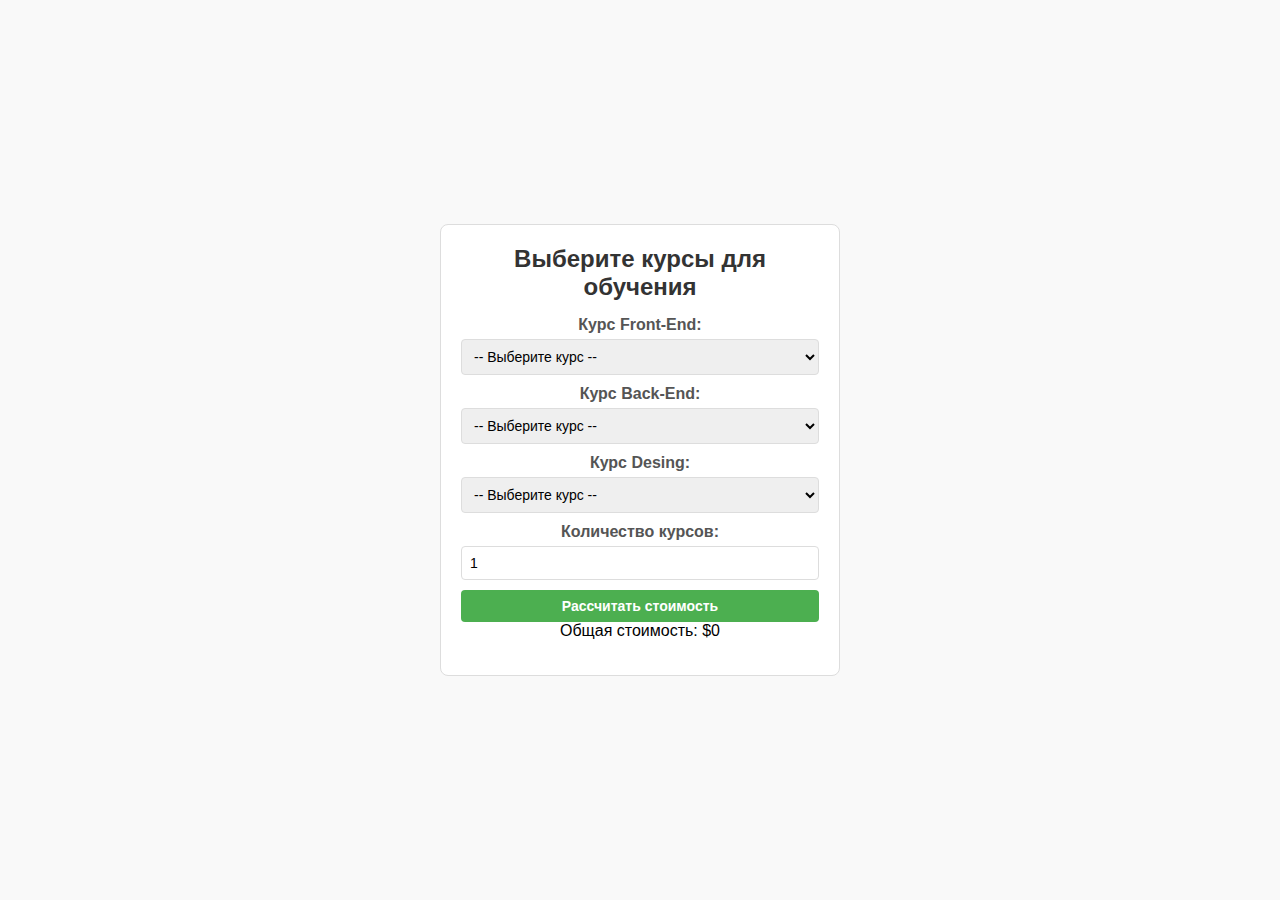
<file: HW inputs/index.html>
<!DOCTYPE html>
<html lang="en">
<head>
    <meta charset="UTF-8">
    <meta name="viewport" content="width=device-width, initial-scale=1.0">
    <title>HW 30.10.24</title>
    <link rel="stylesheet" href="./css/style.css">
</head>
<body>
   
    <div class="container">
        <h2>Выберите курсы для обучения</h2>

        <form class="courseForm">
            <label>Курс Front-End:</label>
            <select name="" class="course">
                <option value="0">-- Выберите курс --</option>
                <option value="1000">HTML - $1000</option>
                <option value="2500">JavaScript - $2500</option>
                <option value="3600">AI - $3600</option>
            </select>

            <label>Курс Back-End:</label>
            <select name="" class="course">
                <option value="0">-- Выберите курс --</option>
                <option value="2200">Python - $2200</option>
                <option value="2600">PHP - $2600</option>
                <option value="3100">Java - $3100</option>
            </select>

            <label>Курс Desing:</label>
            <select name="" class="course">
                <option value="0">-- Выберите курс --</option>
                <option value="2200">Figma - $2200</option>
                <option value="1800">Photoshop - $1800</option>
                <option value="2000">Illustrator - $2000</option>
            </select>

            <label>Количество курсов:</label>
            <input type="number" class="courseCount" min="1" max="9" value="1">

            <button type="button" onclick="buy()">Рассчитать стоимость</button>
        </form>
        
        <p class="total">Общая стоимость: $0</p>
        <h3 class="result"></h3>
        
    </div>    

    <script src="./js/script.js"></script>
</body>
</html>
</file>
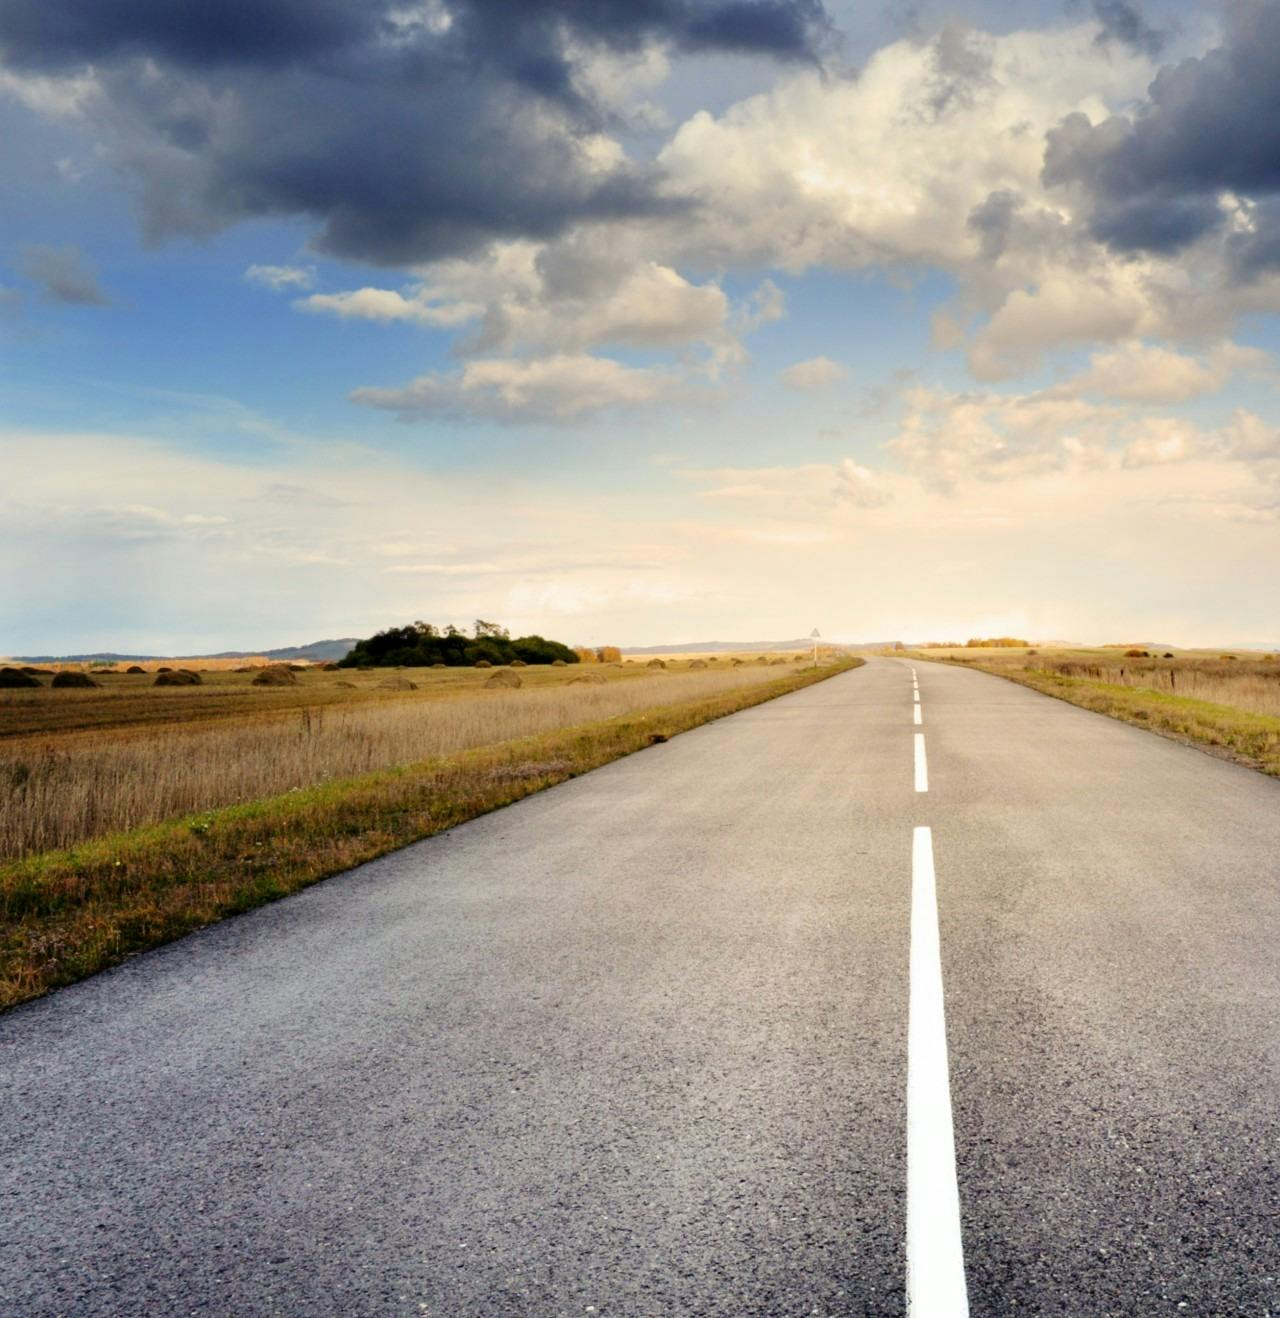
<file: Zoom/index.html>
<!DOCTYPE html>
<html lang="en">
<head>
    <meta charset="UTF-8">
    <meta name="viewport" content="width=device-width, initial-scale=1.0">
    <title>HW 30.10.24</title>
    <link rel="stylesheet" href="./css/style.css">
</head>
<body>
   
    <div class="gallery">
        <img src="./image/road.jpg" onclick="zoom()" alt="">
    </div>

    <script src="./js/script.js"></script>
</body>
</html>
</file>
<file: HW inputs/css/style.css>
*{
    margin: 0;
    padding: 0;
    box-sizing: border-box;
    font-family: Arial, sans-serif;
}

body {
    display: flex;
    align-items: center;
    justify-content: center;
    min-height: 100vh;
    background-color: #f9f9f9;
}

.container {
    background-color: #fff;
    padding: 20px;
    border: 1px solid #ddd;
    border-radius: 8px;
    max-width: 400px;
    width: 100%;
    text-align: center;
}

h2 {
    margin-bottom: 15px;
    color: #333;
}

form label {
    display: block;
    margin-top: 10px;
    font-weight: bold;
    color: #555;
}

.course, .courseCount, button {
    width: 100%;
    padding: 8px;
    margin-top: 5px;
    border-radius: 4px;
    border: 1px solid #ddd;
    font-size: 14px;
}

button {
    background-color: #4CAF50;
    color: #fff;
    font-weight: bold;
    cursor: pointer;
    border: none;
    margin-top: 10px;
}

button:hover {
    background-color: #45a049;
}

.result {
    margin-top: 15px;
    font-size: 16px;
    color: #333;
}
</file>
<file: Zoom/css/style.css>
*{
    padding: 0;
    margin: 0;
    box-sizing: border-box;
}
</file>
